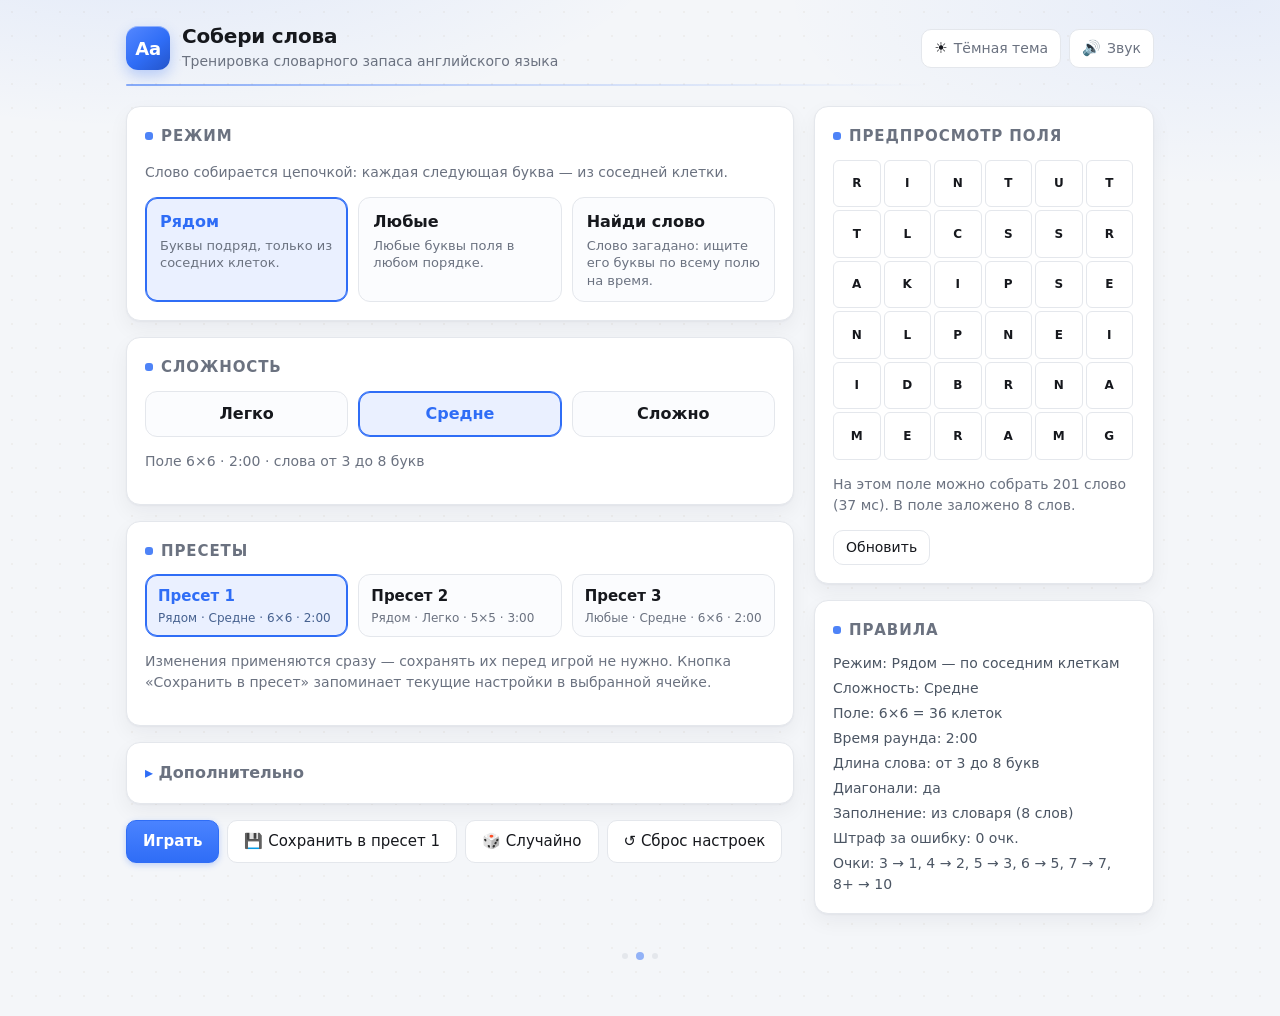
<file: index.html>
<!DOCTYPE html>
<html lang="ru">
<head>
<meta charset="utf-8">
<meta name="viewport" content="width=device-width, initial-scale=1">
<title>Настройки — собери слова</title>
<link rel="stylesheet" href="css/style.css">
<script src="js/theme.js"></script>
<script src="js/sound.js"></script>
</head>
<body>
<div class="page">

  <header class="topbar">
    <div class="brand">
      <span class="logo" aria-hidden="true">Aa</span>
      <div>
        <h1>Собери слова</h1>
        <p class="sub">Тренировка словарного запаса английского языка</p>
      </div>
    </div>
    <div class="buttons">
      <button type="button" id="btn-theme" class="theme-toggle" title="Включить тёмную тему" aria-label="Тёмная тема">
        <span class="theme-toggle-icon" id="theme-icon" aria-hidden="true">☀️</span>
        <span class="theme-toggle-text" id="theme-text">Тёмная тема</span>
      </button>
      <button type="button" id="btn-sound" class="sound-toggle" data-sound-toggle title="Выключить звук" aria-label="Звук включён" aria-pressed="true">
        <span class="sound-toggle-icon" id="sound-icon" aria-hidden="true">🔊</span>
        <span class="sound-toggle-text" id="sound-text">Звук</span>
      </button>
    </div>
  </header>

  <div class="columns">

    <form id="settings-form" class="settings" autocomplete="off">

      <section class="panel">
        <h2>Режим</h2>
        <p class="hint" id="mode-hint">Слово собирается цепочкой: каждая следующая буква — из соседней клетки.</p>
        <div class="options mode-options">
          <label class="option mode-option selected" id="mode-option-adjacent" data-mode="adjacent">
            <input type="radio" name="mode" id="mode-adjacent" value="adjacent" checked>
            <span class="option-title">Рядом</span>
            <span class="option-hint">Буквы подряд, только из соседних клеток.</span>
          </label>
          <label class="option mode-option" id="mode-option-any" data-mode="any">
            <input type="radio" name="mode" id="mode-any" value="any">
            <span class="option-title">Любые</span>
            <span class="option-hint">Любые буквы поля в любом порядке.</span>
          </label>
          <label class="option mode-option" id="mode-option-find" data-mode="find">
            <input type="radio" name="mode" id="mode-find" value="find">
            <span class="option-title">Найди слово</span>
            <span class="option-hint">Слово загадано: ищите его буквы по всему полю на время.</span>
          </label>
        </div>
      </section>

      <section class="panel">
        <h2>Сложность</h2>
        <div class="options level-options">
          <label class="option level-option" id="level-option-easy" data-level="easy">
            <input type="radio" name="difficulty" id="level-easy" value="easy">
            <span class="option-title">Легко</span>
          </label>
          <label class="option level-option selected" id="level-option-normal" data-level="normal">
            <input type="radio" name="difficulty" id="level-normal" value="normal" checked>
            <span class="option-title">Средне</span>
          </label>
          <label class="option level-option" id="level-option-hard" data-level="hard">
            <input type="radio" name="difficulty" id="level-hard" value="hard">
            <span class="option-title">Сложно</span>
          </label>
        </div>
        <p class="hint" id="level-summary">…</p>
      </section>

      <section class="panel">
        <h2>Пресеты</h2>
        <div class="options preset-options">
          <label class="option preset-option selected" id="preset-option-1" data-preset="0">
            <input type="radio" name="preset" id="preset-1" value="0" checked>
            <span class="option-title">Пресет 1</span>
            <span class="option-caption" id="preset-caption-1">…</span>
          </label>
          <label class="option preset-option" id="preset-option-2" data-preset="1">
            <input type="radio" name="preset" id="preset-2" value="1">
            <span class="option-title">Пресет 2</span>
            <span class="option-caption" id="preset-caption-2">…</span>
          </label>
          <label class="option preset-option" id="preset-option-3" data-preset="2">
            <input type="radio" name="preset" id="preset-3" value="2">
            <span class="option-title">Пресет 3</span>
            <span class="option-caption" id="preset-caption-3">…</span>
          </label>
        </div>
        <p class="hint">
          Изменения применяются сразу — сохранять их перед игрой не нужно.
          Кнопка «Сохранить в пресет» запоминает текущие настройки в выбранной ячейке.
        </p>
      </section>

      <details class="panel advanced" id="advanced">
        <summary>Дополнительно</summary>

        <div class="field" id="round-field">
          <label for="roundSeconds">Время раунда, секунд</label>
          <input type="number" id="roundSeconds" min="15" max="900" step="5">
          <span class="hint">От 15 до 900 секунд.</span>
        </div>

        <div class="field" id="find-seconds-field">
          <label for="findSeconds">Время на слово, секунд</label>
          <input type="number" id="findSeconds" min="10" max="120" step="5">
          <span class="hint">Сколько времени даётся в начале раунда «Найди слово».</span>
        </div>

        <div class="field" id="find-bonus-field">
          <label for="findBonus">Добавка за найденное слово, секунд</label>
          <input type="number" id="findBonus" min="0" max="60" step="1">
          <span class="hint">Столько секунд добавляется к таймеру за каждое найденное слово.</span>
        </div>

        <div class="field">
          <label for="rows">Размер поля</label>
          <div class="inline">
            <input type="number" id="rows" min="4" max="10" step="1" aria-label="Строк">
            <span class="times">×</span>
            <input type="number" id="cols" min="4" max="10" step="1" aria-label="Столбцов">
          </div>
          <span class="hint">От 4×4 до 10×10 клеток.</span>
        </div>

        <div class="field">
          <label for="minWordLength">Длина слова</label>
          <div class="inline">
            <input type="number" id="minWordLength" min="3" max="6" step="1" aria-label="Минимум букв">
            <span class="times">—</span>
            <input type="number" id="maxWordLength" min="4" max="12" step="1" aria-label="Максимум букв">
          </div>
          <span class="hint">Слова короче минимума не принимаются.</span>
        </div>

        <div class="field">
          <label for="fillMode">Как заполнять поле</label>
          <select id="fillMode">
            <option value="dictionary">Из слов словаря — на поле точно есть слова</option>
            <option value="random">Полностью случайные буквы</option>
          </select>
        </div>

        <div class="field">
          <label for="seedWords">Сколько слов заложить</label>
          <input type="number" id="seedWords" min="1" max="12" step="1">
        </div>

        <div class="field" id="diagonal-field">
          <label for="allowDiagonal">Соседство по диагонали</label>
          <input type="checkbox" id="allowDiagonal">
          <span class="hint">Только для режима «Рядом»: 8 направлений вместо 4.</span>
        </div>

        <div class="field">
          <label for="reuseLetters">Повтор буквы в слове</label>
          <input type="checkbox" id="reuseLetters">
          <span class="hint">Одну клетку можно использовать в слове несколько раз.</span>
        </div>

        <div class="field">
          <label for="penaltyForWrong">Штраф за неверное слово, очков</label>
          <input type="number" id="penaltyForWrong" min="0" max="5" step="1">
          <span class="hint">0 — ошибки не наказываются.</span>
        </div>

        <div class="field">
          <label>Очки за длину слова</label>
          <span class="hint">Чем длиннее слово, тем больше очков.</span>
        </div>
        <div class="field" id="points-fields"></div>

        <div class="field">
          <label for="showFoundWords">Показывать список слов</label>
          <input type="checkbox" id="showFoundWords">
        </div>
        <div class="field">
          <label for="showHint">Показывать, сколько слов на поле</label>
          <input type="checkbox" id="showHint">
        </div>
      </details>

      <div class="buttons" id="actions">
        <button type="button" id="btn-play" class="primary">Играть</button>
        <button type="button" id="btn-save">💾 Сохранить в пресет 1</button>
        <button type="button" id="btn-random">🎲 Случайно</button>
        <button type="button" id="btn-reset">↺ Сброс настроек</button>
      </div>
      <div class="status" id="status"></div>
    </form>

    <aside>
      <section class="panel">
        <h2>Предпросмотр поля</h2>
        <div class="board preview" id="preview-board"></div>
        <p class="hint" id="preview-info">…</p>
        <button type="button" id="btn-preview" class="small">Обновить</button>
      </section>

      <section class="panel">
        <h2>Правила</h2>
        <div id="rules-summary" class="rules"></div>
      </section>
    </aside>

  </div>

  <div class="page-foot" id="page-foot" aria-hidden="true"><span></span><span></span><span></span></div>
</div>

<script src="js/util.js"></script>
<script src="js/wordlist.js"></script>
<script src="js/settings.js"></script>
<script src="js/game-core.js"></script>
<script src="js/game-state.js"></script>
<script src="js/settings-page.js"></script>
</body>
</html>
</file>
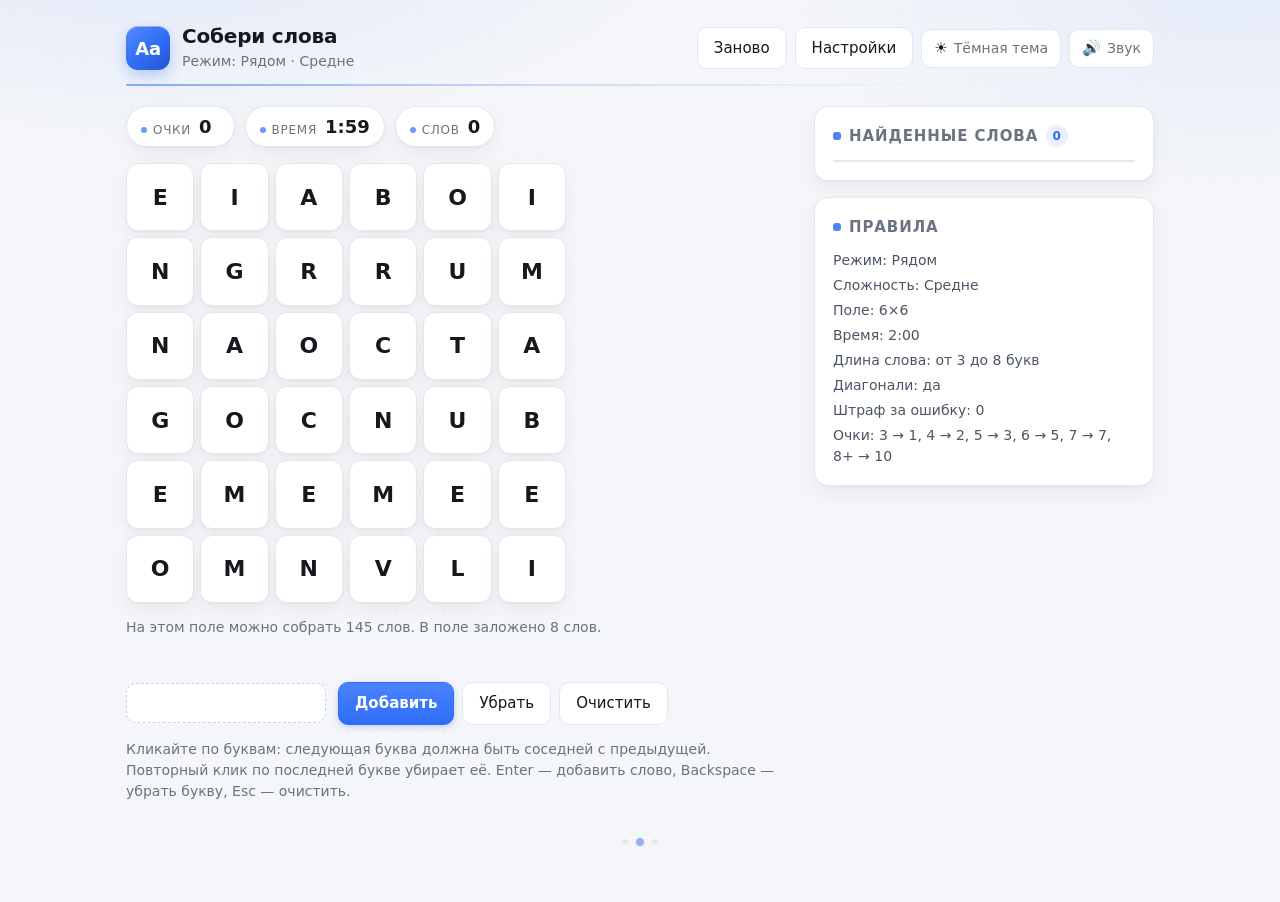
<file: game.html>
<!DOCTYPE html>
<html lang="ru">
<head>
<meta charset="utf-8">
<meta name="viewport" content="width=device-width, initial-scale=1">
<title>Игра — собери слова</title>
<link rel="stylesheet" href="css/style.css">
<script src="js/theme.js"></script>
<script src="js/sound.js"></script>
</head>
<body>
<div class="page">

  <header class="topbar">
    <div class="brand">
      <span class="logo" aria-hidden="true">Aa</span>
      <div>
        <h1>Собери слова</h1>
        <p class="sub" id="mode-badge">Режим: Рядом</p>
      </div>
    </div>
    <div class="buttons">
      <button type="button" id="btn-restart">Заново</button>
      <a class="btn" href="index.html">Настройки</a>
      <button type="button" id="btn-theme" class="theme-toggle" title="Включить тёмную тему" aria-label="Тёмная тема">
        <span class="theme-toggle-icon" id="theme-icon" aria-hidden="true">☀️</span>
        <span class="theme-toggle-text" id="theme-text">Тёмная тема</span>
      </button>
      <button type="button" id="btn-sound" class="sound-toggle" data-sound-toggle title="Выключить звук" aria-label="Звук включён" aria-pressed="true">
        <span class="sound-toggle-icon" id="sound-icon" aria-hidden="true">🔊</span>
        <span class="sound-toggle-text" id="sound-text">Звук</span>
      </button>
    </div>
  </header>

  <div class="columns">

    <div>
      <div class="scorebar">
        <div class="chip"><span class="chip-label">Очки</span> <span class="value" id="score">0</span><span class="flash" id="flash"></span></div>
        <div class="chip"><span class="chip-label">Время</span> <span class="value timer" id="timer">0:00</span></div>
        <div class="chip"><span class="chip-label">Слов</span> <span class="value" id="word-count">0</span></div>
      </div>

      <div class="target" id="target-panel" hidden>
        <div class="target-head">
          <span class="target-label">Найдите слово</span>
          <span class="target-bonus" id="target-bonus"></span>
        </div>
        <p class="target-word" id="target-word"></p>
        <p class="target-hint">Буквы можно брать из любых клеток — по порядку, как в слове.</p>
      </div>

      <div class="board" id="board"></div>
      <p class="hint" id="hint"></p>

      <div class="message" id="message"></div>

      <div class="wordline">
        <div class="current-word" id="current-word"></div>
        <div class="buttons">
          <button type="button" id="btn-submit" class="primary">Добавить</button>
          <button type="button" id="btn-undo">Убрать</button>
          <button type="button" id="btn-clear">Очистить</button>
        </div>
      </div>
      <p class="hint" id="how-to">
        Кликайте по буквам: следующая буква должна быть соседней с предыдущей.
        Повторный клик по последней букве убирает её. Enter — добавить слово, Esc — очистить.
      </p>
    </div>

    <aside>
      <section class="panel" id="found-panel">
        <h2>Найденные слова <span class="count" id="found-count">0</span></h2>
        <ul class="found-list" id="found-list"></ul>
      </section>

      <section class="panel">
        <h2>Правила</h2>
        <div class="rules" id="rules"></div>
      </section>
    </aside>

  </div>

  <div class="page-foot" id="page-foot" aria-hidden="true"><span></span><span></span><span></span></div>
</div>

<div class="overlay" id="round-over" hidden>
  <div class="dialog">
    <h2 id="over-title">Раунд завершён</h2>
    <div id="over-summary"></div>
    <div id="over-words"></div>
    <div class="buttons" style="margin-top:16px">
      <button type="button" id="btn-again" class="primary">Играть снова</button>
      <a class="btn" href="index.html" id="btn-settings-2">К настройкам</a>
    </div>
  </div>
</div>

<script src="js/util.js"></script>
<script src="js/wordlist.js"></script>
<script src="js/settings.js"></script>
<script src="js/game-core.js"></script>
<script src="js/game-state.js"></script>
<script src="js/game-page.js"></script>
</body>
</html>
</file>
<file: css/style.css>
/* Оформление: намеренно минималистичное — светлый фон, карточки, один акцентный цвет.
   Мелкие детали (сетка из точек на фоне, метки у заголовков, значки у сообщений,
   точки-разделители внизу) собраны в отдельном блоке в конце файла. */

:root {
  color-scheme: light;

  --bg: #f4f6f9;
  --card: #ffffff;
  --ink: #16181d;
  --muted: #6b7280;
  --line: #e4e7ec;
  --accent: #2f6df6;
  --accent-rgb: 47, 109, 246;
  --accent-soft: #eaf0ff;
  --accent-tint: #f2f6ff;
  --accent-ink: #46618f;
  --accent-hover: #2560e0;
  --accent-top: #5588ff;
  --accent-btn-top: #4a83ff;
  --accent-deep: #2454c9;
  --on-accent: #ffffff;
  --ok: #12855b;
  --bad: #c03434;
  --bad-soft: #fdecec;
  --ink-soft: #4b5563;
  --muted-2: #a2a9b6;

  /* Поверхности, линии и прочие мелочи, которые меняются вместе с темой. */
  --surface: #fbfcfe;
  --surface-2: #f6f8fb;
  --surface-3: #f7f8fa;
  --line-soft: #c9d3e4;
  --line-strong: #cfd7e3;
  --line-accent: #b9cdf7;
  --line-hover: #d7dfec;
  --grid-dot: #eeeeee;
  --scroll-thumb: #d7dfec;
  --overlay: rgba(16, 24, 40, 0.55);

  --radius: 14px;
  --shadow: 0 1px 2px rgba(16, 24, 40, 0.04), 0 8px 20px rgba(16, 24, 40, 0.05);
  --shadow-hover: 0 2px 4px rgba(16, 24, 40, 0.05), 0 12px 26px rgba(16, 24, 40, 0.07);
  --shadow-dialog: 0 24px 60px rgba(16, 24, 40, 0.25);
  --shadow-logo: inset 0 1px 0 rgba(255, 255, 255, 0.4), 0 6px 14px rgba(47, 109, 246, 0.28);
}

/* Тёмная тема: те же роли цветов, только значения темнее.
   Атрибут ставит theme.js на <html> — до первого кадра, без вспышки светлой темы. */
:root[data-theme="dark"] {
  color-scheme: dark;

  --bg: #0f1216;
  --card: #171c23;
  --ink: #e8ebf1;
  --muted: #98a1b0;
  --line: #272e39;
  --accent: #7aa2ff;
  --accent-rgb: 122, 162, 255;
  --accent-soft: #1b2536;
  --accent-tint: #172033;
  --accent-ink: #a9c2f7;
  --accent-hover: #6f9bff;
  --accent-top: #9dbaff;
  --accent-btn-top: #8fb1ff;
  --accent-deep: #4f7ce0;
  --on-accent: #0f1216;
  --ok: #45c295;
  --bad: #ff8080;
  --bad-soft: #3a2224;
  --ink-soft: #c3cad6;
  --muted-2: #6c7484;

  --surface: #1b212a;
  --surface-2: #1f2630;
  --surface-3: #1a1f27;
  --line-soft: #38404e;
  --line-strong: #38404e;
  --line-accent: #3f5a91;
  --line-hover: #333c49;
  --grid-dot: #232a34;
  --scroll-thumb: #333c49;
  --overlay: rgba(4, 6, 10, 0.66);

  --shadow: 0 1px 2px rgba(0, 0, 0, 0.4), 0 8px 20px rgba(0, 0, 0, 0.35);
  --shadow-hover: 0 2px 4px rgba(0, 0, 0, 0.4), 0 12px 26px rgba(0, 0, 0, 0.45);
  --shadow-dialog: 0 24px 60px rgba(0, 0, 0, 0.6);
  --shadow-logo: inset 0 1px 0 rgba(255, 255, 255, 0.25), 0 6px 14px rgba(0, 0, 0, 0.45);
}

* { box-sizing: border-box; }

/* Телефон в альбомной ориентации: не раздувать шрифт сверх заданного. */
html { -webkit-text-size-adjust: 100%; }

body {
  margin: 0;
  padding: 0;
  background: var(--bg);
  color: var(--ink);
  font-family: system-ui, "Segoe UI", Roboto, Arial, sans-serif;
  font-size: 16px;
  line-height: 1.5;
  -webkit-font-smoothing: antialiased;
}

.page { max-width: 1060px; margin: 0 auto; padding: 24px 16px 56px; }

h1 { font-size: 20px; line-height: 1.25; margin: 0; letter-spacing: -0.01em; }
h2 { font-size: 15px; text-transform: uppercase; letter-spacing: 0.06em; color: var(--muted); margin: 0 0 12px; }
h3 { font-size: 15px; margin: 20px 0 8px; }

a { color: var(--accent); text-decoration: none; }
a:hover { text-decoration: underline; }

/* ---------- Шапка ---------- */

.topbar {
  display: flex;
  flex-wrap: wrap;
  gap: 16px;
  align-items: center;
  justify-content: space-between;
  margin-bottom: 24px;
}

.brand { display: flex; gap: 12px; align-items: center; }

.logo {
  width: 44px;
  height: 44px;
  flex: 0 0 44px;
  display: grid;
  place-items: center;
  border-radius: 12px;
  background: var(--accent);
  color: var(--on-accent);
  font-weight: 700;
  font-size: 18px;
  letter-spacing: -0.02em;
}

.sub { margin: 2px 0 0; color: var(--muted); font-size: 14px; }

/* ---------- Сетка и карточки ---------- */

.columns {
  display: grid;
  grid-template-columns: minmax(0, 1fr) minmax(260px, 340px);
  gap: 20px;
  align-items: start;
}

@media (max-width: 900px) {
  .columns { grid-template-columns: 1fr; }
}

.panel {
  background: var(--card);
  border: 1px solid var(--line);
  border-radius: var(--radius);
  box-shadow: var(--shadow);
  padding: 18px;
  margin-bottom: 16px;
}

/* ---------- Варианты (режим, сложность) ---------- */

.options {
  display: grid;
  gap: 10px;
  grid-template-columns: repeat(auto-fit, minmax(150px, 1fr));
}

.option {
  position: relative;
  display: flex;
  flex-direction: column;
  gap: 3px;
  padding: 12px 14px;
  border: 1px solid var(--line);
  border-radius: 12px;
  background: var(--surface);
  cursor: pointer;
  transition: border-color 0.15s, background 0.15s, box-shadow 0.15s;
}

.option:hover { border-color: var(--line-soft); }

.option input {
  position: absolute;
  opacity: 0;
  width: 0;
  height: 0;
  pointer-events: none;
}

.option-title { font-weight: 600; font-size: 16px; }
.option-hint { color: var(--muted); font-size: 13px; line-height: 1.35; }

.option.selected {
  border-color: var(--accent);
  background: var(--accent-soft);
  box-shadow: inset 0 0 0 1px var(--accent);
}

.option.selected .option-title { color: var(--accent); }

.option:focus-within { border-color: var(--accent); box-shadow: 0 0 0 3px var(--accent-soft); }

.level-options { grid-template-columns: repeat(3, minmax(0, 1fr)); }
.level-options .option { align-items: center; text-align: center; padding: 10px 8px; }

.preset-options { grid-template-columns: repeat(3, minmax(0, 1fr)); }
.preset-option { padding: 10px 12px; }
.preset-option .option-title { font-size: 15px; }

.option-caption {
  color: var(--muted);
  font-size: 12px;
  line-height: 1.3;
}

.preset-option.selected .option-caption { color: var(--accent-ink); }

.preset-option.edited .option-title::after {
  content: " •";
  color: var(--bad);
  font-weight: 700;
}

@media (max-width: 620px) {
  .preset-options, .level-options { grid-template-columns: 1fr; }
}

/* ---------- Поля формы ---------- */

.advanced { margin-top: 8px; }
.advanced > summary {
  cursor: pointer;
  font-weight: 600;
  color: var(--muted);
  list-style: none;
}
.advanced > summary::-webkit-details-marker { display: none; }
.advanced > summary::before { content: "▸ "; color: var(--accent); }
.advanced[open] > summary::before { content: "▾ "; }
.advanced[open] > summary { margin-bottom: 14px; }

.field {
  display: flex;
  flex-wrap: wrap;
  gap: 8px;
  align-items: center;
  margin-bottom: 12px;
}

.field > label { flex: 0 0 230px; font-size: 14px; }
.field > .hint { flex: 0 0 100%; margin: 0; }

.inline { display: flex; align-items: center; gap: 6px; }
.times { color: var(--muted); }

input[type="number"], select {
  font: inherit;
  font-size: 15px;
  padding: 6px 8px;
  border: 1px solid var(--line);
  border-radius: 9px;
  background: var(--card);
  color: var(--ink);
  min-width: 74px;
}

/* max-width не даёт списку опций растянуть карточку шире экрана */
select { min-width: 240px; max-width: 100%; }

input[type="number"]:focus, select:focus {
  outline: none;
  border-color: var(--accent);
  box-shadow: 0 0 0 3px var(--accent-soft);
}

input[type="checkbox"] {
  width: 18px;
  height: 18px;
  accent-color: var(--accent);
  margin: 0;
}

#points-fields { gap: 6px; }
#points-fields > label { flex: 0 0 auto; color: var(--muted); font-size: 13px; }

/* ---------- Кнопки ---------- */

button, .btn {
  display: inline-flex;
  align-items: center;
  justify-content: center;
  gap: 6px;
  font: inherit;
  font-size: 15px;
  padding: 9px 16px;
  border: 1px solid var(--line);
  border-radius: 10px;
  background: var(--card);
  color: var(--ink);
  cursor: pointer;
  text-decoration: none;
  touch-action: manipulation;
  transition: background 0.15s, border-color 0.15s, color 0.15s;
}

button:focus-visible, .btn:focus-visible, a:focus-visible {
  outline: 2px solid var(--accent);
  outline-offset: 2px;
}

button:hover, .btn:hover { background: var(--surface-2); border-color: var(--line-strong); text-decoration: none; }
button:active, .btn:active { transform: translateY(1px); }

button.primary, .btn.primary {
  background: var(--accent);
  border-color: var(--accent);
  color: var(--on-accent);
  font-weight: 600;
}
button.primary:hover, .btn.primary:hover { background: var(--accent-hover); border-color: var(--accent-hover); }

button.small { padding: 6px 12px; font-size: 14px; }

button:disabled { color: var(--muted-2); background: var(--surface-3); cursor: default; }

/* Переключатели темы и звука: маленькие кнопки в шапке обеих страниц */
.theme-toggle, .sound-toggle { padding: 8px 12px; }

.theme-toggle-icon, .sound-toggle-icon {
  font-size: 15px;
  line-height: 1;
}

.theme-toggle-text, .sound-toggle-text { color: var(--muted); font-size: 14px; }
.theme-toggle:hover .theme-toggle-text,
.sound-toggle:hover .sound-toggle-text { color: var(--ink); }
.theme-toggle[aria-pressed="true"] { background: var(--surface-2); border-color: var(--line-strong); }
.sound-toggle[aria-pressed="false"] .sound-toggle-icon { opacity: 0.45; }
.theme-toggle-icon.pop, .sound-toggle-icon.pop { animation: pop 0.25s ease-out; }

/* На узком экране от кнопок остаются только значки */
@media (max-width: 560px) {
  .theme-toggle-text, .sound-toggle-text { display: none; }
}

.buttons { display: flex; flex-wrap: wrap; gap: 8px; align-items: center; }

.status { min-height: 22px; color: var(--ok); font-size: 14px; margin-top: 10px; }
.status.error { color: var(--bad); }

/* ---------- Поле с буквами ---------- */

.board {
  display: grid;
  gap: 6px;
  grid-template-columns: repeat(var(--cols, 6), minmax(0, 1fr));
  max-width: 440px;
  margin-bottom: 10px;
  user-select: none;
}

.cell {
  position: relative;
  display: flex;
  align-items: center;
  justify-content: center;
  aspect-ratio: 1 / 1;
  border: 1px solid var(--line);
  border-radius: 12px;
  background: var(--card);
  box-shadow: var(--shadow);
  font-size: clamp(13px, 3.2vw, 22px);
  font-weight: 600;
  text-transform: uppercase;
  cursor: pointer;
  touch-action: manipulation;
  transition: background 0.12s, border-color 0.12s, opacity 0.12s, transform 0.08s;
  overflow: hidden;
}

.cell:hover { background: var(--surface-2); border-color: var(--line-strong); }
.cell:active { transform: scale(0.97); }

/* Подсказка: сюда можно поставить следующую букву */
.cell.allowed {
  background: var(--accent-tint);
  border-color: var(--line-accent);
}

.cell.allowed:hover {
  background: var(--accent-soft);
  border-color: var(--accent);
}

/* Всё остальное на время выбора приглушено */
.cell.blocked {
  opacity: 0.45;
  cursor: default;
}

.cell.blocked:hover { background: var(--card); border-color: var(--line); }

.cell.selected { background: var(--accent-soft); border-color: var(--accent); color: var(--accent); }
.cell.last { background: var(--accent); border-color: var(--accent); color: var(--on-accent); }

/* Режим «Рядом»: уже выбранные буквы выделяются заметно сильнее — плотная
   заливка акцентом, второй контур и мягкое свечение.
   Буква при этом остаётся обычного цвета: синяя на плотной синей заливке
   читалась бы хуже (контраст падал бы с 3.97:1 до 3.9:1 в светлой теме),
   а на заливке он, наоборот, растёт.
   Порядок чтения прежний: текущая буква (.last) — сплошная заливка с
   контрастной буквой, а красная подсветка ошибки (.invalid) по-прежнему
   важнее выделения.
   Селектор опирается на .allowed и .blocked: их ставит только режим «Рядом»,
   поэтому в режиме «Любые» вид клеток не меняется. */
.board:has(.cell.blocked, .cell.allowed) .cell.selected:not(.last):not(.invalid) {
  background: rgba(var(--accent-rgb), 0.3);
  border-color: var(--accent);
  box-shadow: inset 0 0 0 1px var(--accent), 0 4px 10px rgba(var(--accent-rgb), 0.22);
  color: var(--ink);
}

/* Порядковый номер буквы в слове */
.cell.selected::after {
  content: attr(data-order);
  position: absolute;
  top: 3px;
  left: 5px;
  font-size: 10px;
  font-weight: 600;
  line-height: 1;
  opacity: 0.65;
}

/* Ошибка: клетка краснеет и дрожит */
.cell.invalid {
  opacity: 1;
  border-color: var(--bad);
  background: var(--bad-soft);
  color: var(--bad);
  animation: shake 0.4s ease-in-out;
}

.cell.pop { animation: pop 0.2s ease-out; }

@keyframes pop {
  0% { transform: scale(0.9); }
  60% { transform: scale(1.05); }
  100% { transform: scale(1); }
}

@keyframes shake {
  0%, 100% { transform: translateX(0); }
  20% { transform: translateX(-5px); }
  40% { transform: translateX(5px); }
  60% { transform: translateX(-3px); }
  80% { transform: translateX(3px); }
}

.board.preview { max-width: 300px; gap: 3px; margin-bottom: 12px; }
.board.preview .cell { font-size: 12px; border-radius: 6px; box-shadow: none; cursor: default; }
.board.preview .cell:hover { background: var(--card); border-color: var(--line); }

/* ---------- Загаданное слово (режим «Найди слово») ---------- */

.target {
  position: relative;
  margin: 0 0 14px;
  padding: 12px 16px 14px;
  border: 1px solid var(--line);
  border-radius: var(--radius);
  background: var(--card);
  box-shadow: var(--shadow);
  overflow: hidden;
}

.target[hidden] { display: none; }

.target::after {
  content: "";
  position: absolute;
  left: 0;
  right: 0;
  bottom: 0;
  height: 2px;
  background: linear-gradient(90deg, var(--accent) 0%, rgba(var(--accent-rgb), 0) 85%);
  opacity: 0.7;
}

.target-head {
  display: flex;
  align-items: baseline;
  justify-content: space-between;
  gap: 10px;
}

.target-label {
  font-size: 12px;
  text-transform: uppercase;
  letter-spacing: 0.06em;
  color: var(--muted);
}

.target-bonus {
  font-size: 13px;
  font-weight: 700;
  color: var(--ok);
  font-variant-numeric: tabular-nums;
}

.target-word {
  margin: 4px 0 0;
  font-size: clamp(22px, 7vw, 34px);
  font-weight: 800;
  line-height: 1.15;
  letter-spacing: 0.1em;
  text-transform: uppercase;
  color: var(--accent);
  overflow-wrap: break-word;
}

.target-hint { margin: 6px 0 0; color: var(--muted); font-size: 13px; }

/* Эпичное появление: слово влетает, панель подсвечивается полосой */
.target-word.appear { animation: target-in 0.62s cubic-bezier(0.2, 0.9, 0.2, 1) both; }
.target-bonus.appear { animation: bonus-in 0.7s ease-out both; }

.target.appear::before {
  content: "";
  position: absolute;
  inset: 0;
  background: linear-gradient(100deg,
    rgba(var(--accent-rgb), 0) 25%,
    rgba(var(--accent-rgb), 0.16) 50%,
    rgba(var(--accent-rgb), 0) 75%);
  transform: translateX(-100%);
  animation: target-sweep 0.9s ease-out both;
  pointer-events: none;
}

@keyframes target-in {
  0% { opacity: 0; transform: scale(0.72) translateY(-6px); letter-spacing: 0.4em; }
  55% { opacity: 1; transform: scale(1.07); letter-spacing: 0.1em; }
  100% { opacity: 1; transform: scale(1); letter-spacing: 0.1em; }
}

@keyframes bonus-in {
  0% { opacity: 0; transform: translateY(6px) scale(0.8); }
  35% { opacity: 1; transform: translateY(0) scale(1.18); }
  100% { opacity: 1; transform: none; }
}

@keyframes target-sweep {
  from { transform: translateX(-100%); opacity: 1; }
  to { transform: translateX(100%); opacity: 0; }
}

/* Поле обновляется «волной»: буквы влетают по очереди, по полю идёт кольцо */
.cell.spawn {
  animation: cell-spawn 0.5s cubic-bezier(0.2, 0.9, 0.25, 1.15) both;
  animation-delay: calc(var(--i, 0) * 16ms);
}

.board.wave { animation: board-wave 0.75s ease-out both; }

@keyframes cell-spawn {
  0% { opacity: 0; transform: rotateX(80deg) scale(0.75); }
  60% { opacity: 1; }
  100% { opacity: 1; transform: none; }
}

@keyframes board-wave {
  0% { box-shadow: 0 0 0 0 rgba(var(--accent-rgb), 0.3); }
  100% { box-shadow: 0 0 0 20px rgba(var(--accent-rgb), 0); }
}

/* ---------- Показания раунда ---------- */

.scorebar { display: flex; flex-wrap: wrap; gap: 10px; margin-bottom: 16px; }

.chip {
  display: inline-flex;
  align-items: baseline;
  gap: 8px;
  padding: 6px 14px;
  border: 1px solid var(--line);
  border-radius: 999px;
  background: var(--card);
  box-shadow: var(--shadow);
}

.chip-label { color: var(--muted); font-size: 12px; text-transform: uppercase; letter-spacing: 0.06em; }
.chip .value { font-weight: 700; font-size: 18px; font-variant-numeric: tabular-nums; }
.chip .timer.low { color: var(--bad); animation: soft-pulse 1.2s ease-in-out infinite; }
.flash { color: var(--ok); font-weight: 700; }
.flash.show { animation: rise 0.3s ease-out; }

@keyframes soft-pulse {
  0%, 100% { opacity: 1; }
  50% { opacity: 0.4; }
}

@keyframes rise {
  from { opacity: 0; transform: translateY(5px); }
  to { opacity: 1; transform: translateY(0); }
}

/* ---------- Слово и сообщения ---------- */

.wordline {
  display: flex;
  flex-wrap: wrap;
  gap: 12px;
  align-items: center;
  margin-top: 4px;
}

.current-word {
  display: inline-block;
  min-width: 200px;
  max-width: 100%;
  min-height: 40px;
  padding: 4px 10px;
  border: 1px dashed var(--line-soft);
  border-radius: 10px;
  background: var(--card);
  font-size: 22px;
  font-weight: 700;
  letter-spacing: 2px;
  text-transform: uppercase;
  overflow-wrap: break-word;
}

.current-word.invalid {
  border-style: solid;
  border-color: var(--bad);
  color: var(--bad);
  background: var(--bad-soft);
  animation: shake 0.4s ease-in-out;
}

.message { min-height: 22px; margin: 8px 0; color: var(--bad); font-size: 14px; }
.message.ok { color: var(--ok); }

.hint { color: var(--muted); font-size: 14px; }

/* ---------- Списки и правила ---------- */

.count {
  display: inline-grid;
  place-items: center;
  min-width: 22px;
  height: 22px;
  padding: 0 6px;
  border-radius: 999px;
  background: var(--accent-soft);
  color: var(--accent);
  font-size: 12px;
  font-weight: 700;
}

.found-list {
  list-style: none;
  margin: 0;
  padding: 0;
  max-height: 380px;
  overflow-y: auto;
  border: 1px solid var(--line);
  border-radius: 10px;
}

.found-list li {
  display: flex;
  justify-content: space-between;
  gap: 12px;
  padding: 6px 12px;
  border-bottom: 1px solid var(--line);
  text-transform: uppercase;
  font-size: 14px;
}

.found-list li:last-child { border-bottom: none; }
.found-list li:nth-child(odd) { background: var(--surface); }
.found-list li > span:last-child { color: var(--muted); text-transform: none; }

.found-list li.fresh { animation: fresh-row 1s ease-out; }

@keyframes fresh-row {
  from { background: var(--accent-soft); }
  to { background: transparent; }
}

.rules { display: grid; gap: 4px; font-size: 14px; color: var(--ink-soft); }
.rules div { display: flex; justify-content: space-between; gap: 12px; }

/* ---------- Итоги раунда ---------- */

.overlay {
  position: fixed;
  inset: 0;
  display: flex;
  align-items: center;
  justify-content: center;
  padding: 16px;
  background: var(--overlay);
  backdrop-filter: blur(2px);
  z-index: 10;
  animation: overlay-in 0.18s ease-out;
}

.overlay[hidden] { display: none; }

.overlay .dialog {
  width: 100%;
  max-width: 620px;
  max-height: 90vh;
  overflow-y: auto;
  padding: 24px;
  background: var(--card);
  border-radius: 18px;
  box-shadow: var(--shadow-dialog);
  animation: dialog-in 0.22s ease-out;
}

@keyframes overlay-in {
  from { opacity: 0; }
  to { opacity: 1; }
}

@keyframes dialog-in {
  from { opacity: 0; transform: translateY(10px) scale(0.98); }
  to { opacity: 1; transform: none; }
}

.overlay .dialog h2 {
  margin: 0 0 12px;
  font-size: 22px;
  text-transform: none;
  letter-spacing: -0.01em;
  color: var(--ink);
}

#over-summary { display: grid; gap: 4px; color: var(--ink-soft); }

.results-table { width: 100%; border-collapse: collapse; margin-top: 8px; font-size: 14px; }
.results-table th, .results-table td { padding: 6px 8px; border-bottom: 1px solid var(--line); text-align: left; overflow-wrap: break-word; }
.results-table th { color: var(--muted); font-weight: 600; font-size: 12px; text-transform: uppercase; letter-spacing: 0.06em; }
.results-table td.num, .results-table th.num { text-align: right; }

/* ---------- Мелкие элементы оформления ---------- */

/* Фон страницы: очень бледная сетка из точек и мягкое свечение сверху.
   Карточки непрозрачные, поэтому на чтение текста это не влияет. */
body {
  background-color: var(--bg);
  background-image:
    radial-gradient(760px 300px at 12% -8%, rgba(var(--accent-rgb), 0.10), rgba(var(--accent-rgb), 0) 70%),
    radial-gradient(620px 260px at 96% 0%, rgba(var(--accent-rgb), 0.07), rgba(var(--accent-rgb), 0) 72%),
    radial-gradient(var(--grid-dot) 1px, rgba(0, 0, 0, 0) 1px);
  background-repeat: no-repeat, no-repeat, repeat;
  background-size: auto, auto, 24px 24px;
}

::selection { background: var(--accent-soft); color: var(--ink); }

/* Шапка: тонкая градиентная линия под брендом и кнопками */
.topbar {
  position: relative;
  padding-bottom: 14px;
  margin-bottom: 20px;
}

.topbar::after {
  content: "";
  position: absolute;
  left: 0;
  right: 0;
  bottom: 0;
  height: 2px;
  border-radius: 2px;
  background: linear-gradient(90deg, var(--accent) 0%, rgba(var(--accent-rgb), 0.35) 42%, rgba(var(--accent-rgb), 0) 78%);
  opacity: 0.55;
  pointer-events: none;
}

/* Логотип: градиент, внутренний блик и мягкая тень */
.logo {
  background: linear-gradient(140deg, var(--accent-top) 0%, var(--accent) 55%, var(--accent-deep) 100%);
  box-shadow: var(--shadow-logo);
}

/* Карточки: аккуратный отклик на наведение */
.panel { transition: border-color 0.18s, box-shadow 0.18s; }

.panel:hover {
  border-color: var(--line-hover);
  box-shadow: var(--shadow-hover);
}

/* Заголовки разделов: маленькая акцентная метка перед текстом */
.panel h2 { display: flex; align-items: center; gap: 8px; }

.panel h2::before {
  content: "";
  flex: 0 0 8px;
  width: 8px;
  height: 8px;
  border-radius: 3px;
  background: var(--accent);
  opacity: 0.85;
}

/* Показатели раунда: точка-маркер у подписи */
.chip-label { display: inline-flex; align-items: center; gap: 6px; }

.chip-label::before {
  content: "";
  width: 6px;
  height: 6px;
  border-radius: 50%;
  background: var(--accent);
  opacity: 0.7;
}

/* Главные кнопки: лёгкий градиент и тень */
button.primary, .btn.primary {
  background: linear-gradient(180deg, var(--accent-btn-top) 0%, var(--accent) 100%);
  border-color: var(--accent);
  box-shadow: 0 2px 6px rgba(var(--accent-rgb), 0.28);
}

button.primary:hover, .btn.primary:hover {
  background: linear-gradient(180deg, var(--accent) 0%, var(--accent-deep) 100%);
  border-color: var(--accent-deep);
}

/* Сообщения: маленькая метка перед текстом — успех, ошибка, пометка */
.message:not(:empty)::before,
.status:not(:empty)::before {
  content: "•";
  margin-right: 6px;
  color: var(--muted);
}

.message.ok:not(:empty)::before {
  content: "✓";
  color: var(--ok);
  font-weight: 700;
}

.message:not(.ok):not(:empty)::before,
.status.error:not(:empty)::before {
  content: "!";
  color: var(--bad);
  font-weight: 700;
}

/* Итоги раунда: акцентная полоска сверху диалога */
.overlay .dialog { position: relative; }

.overlay .dialog::before {
  content: "";
  position: absolute;
  top: 0;
  left: 0;
  right: 0;
  height: 3px;
  border-radius: 3px 3px 0 0;
  background: linear-gradient(90deg, var(--accent) 0%, rgba(var(--accent-rgb), 0.12) 100%);
}

/* Список найденных слов: тонкая полоса прокрутки */
.found-list { scrollbar-width: thin; scrollbar-color: var(--scroll-thumb) transparent; }
.found-list::-webkit-scrollbar { width: 8px; }
.found-list::-webkit-scrollbar-thumb { background: var(--scroll-thumb); border-radius: 999px; }

/* Подвал страницы: три точки-разделителя, одинаковые на обеих страницах */
.page-foot {
  display: flex;
  align-items: center;
  justify-content: center;
  gap: 8px;
  margin-top: 22px;
}

.page-foot span {
  width: 6px;
  height: 6px;
  border-radius: 50%;
  background: var(--line);
}

.page-foot span:nth-child(2) {
  width: 8px;
  height: 8px;
  background: var(--accent);
  opacity: 0.5;
}

/* Уважаем настройку «меньше движения» */
@media (prefers-reduced-motion: reduce) {
  *, *::before, *::after {
    animation-duration: 0.001ms !important;
    animation-iteration-count: 1 !important;
    transition-duration: 0.001ms !important;
  }
}

/* ---------- Телефоны ----------
   Всё ниже действует только на узком экране: на широком те же элементы остаются
   прежними. Шкала ширины в проекте одна — 900 → 620 → 560, она и продолжена. */

@media (max-width: 620px) {
  /* Меньше полей по краям — больше места полю с буквами и подписям. */
  .page { padding: 16px 12px 40px; }
  .panel { padding: 14px; }

  /* Строка формы: подпись на всю ширину, поле ввода — под ней. */
  .field > label { flex: 1 1 100%; }
  /* Строка с флажком — исключение: подпись и флажок остаются рядом. */
  .field:has(input[type="checkbox"]) > label { flex: 1 1 auto; }
  /* Очки за длину слова — компактные пары «подпись + число». */
  #points-fields > label { flex: 0 0 auto; }

  /* Список опций больше не задаёт минимальную ширину карточки. */
  select { width: 100%; min-width: 0; }
  input[type="number"] { max-width: 100%; }

  /* 16px: иначе iOS Safari сам увеличивает страницу при фокусе в поле. */
  input[type="number"], select { font-size: 16px; }

  /* Кнопки и флажки — под палец, а не под курсор. */
  button, .btn { min-height: 44px; min-width: 44px; }
  button.small { min-height: 38px; }
  input[type="checkbox"] { width: 22px; height: 22px; }
  .advanced > summary { padding: 10px 0; }

  /* Поле с буквами: зазор меньше, клетки и буквы крупнее. */
  .board { gap: 4px; }
  .cell { font-size: clamp(15px, 5.4vw, 22px); }

  /* Показатели раунда компактнее: на 320px укладываются в две строки. */
  .scorebar { gap: 8px; }
  .chip { padding: 6px 12px; }

  /* Кнопки шапки, если они уехали на свою строку, держатся правого края. */
  .topbar > .buttons { margin-left: auto; }

  /* Итоги раунда: отступы по краям экрана и высота с учётом панели браузера. */
  .overlay .dialog {
    padding: 18px 16px;
    border-radius: 14px;
    max-height: 90dvh;
  }
  .results-table th, .results-table td { padding: 6px 4px; }
}
</file>
